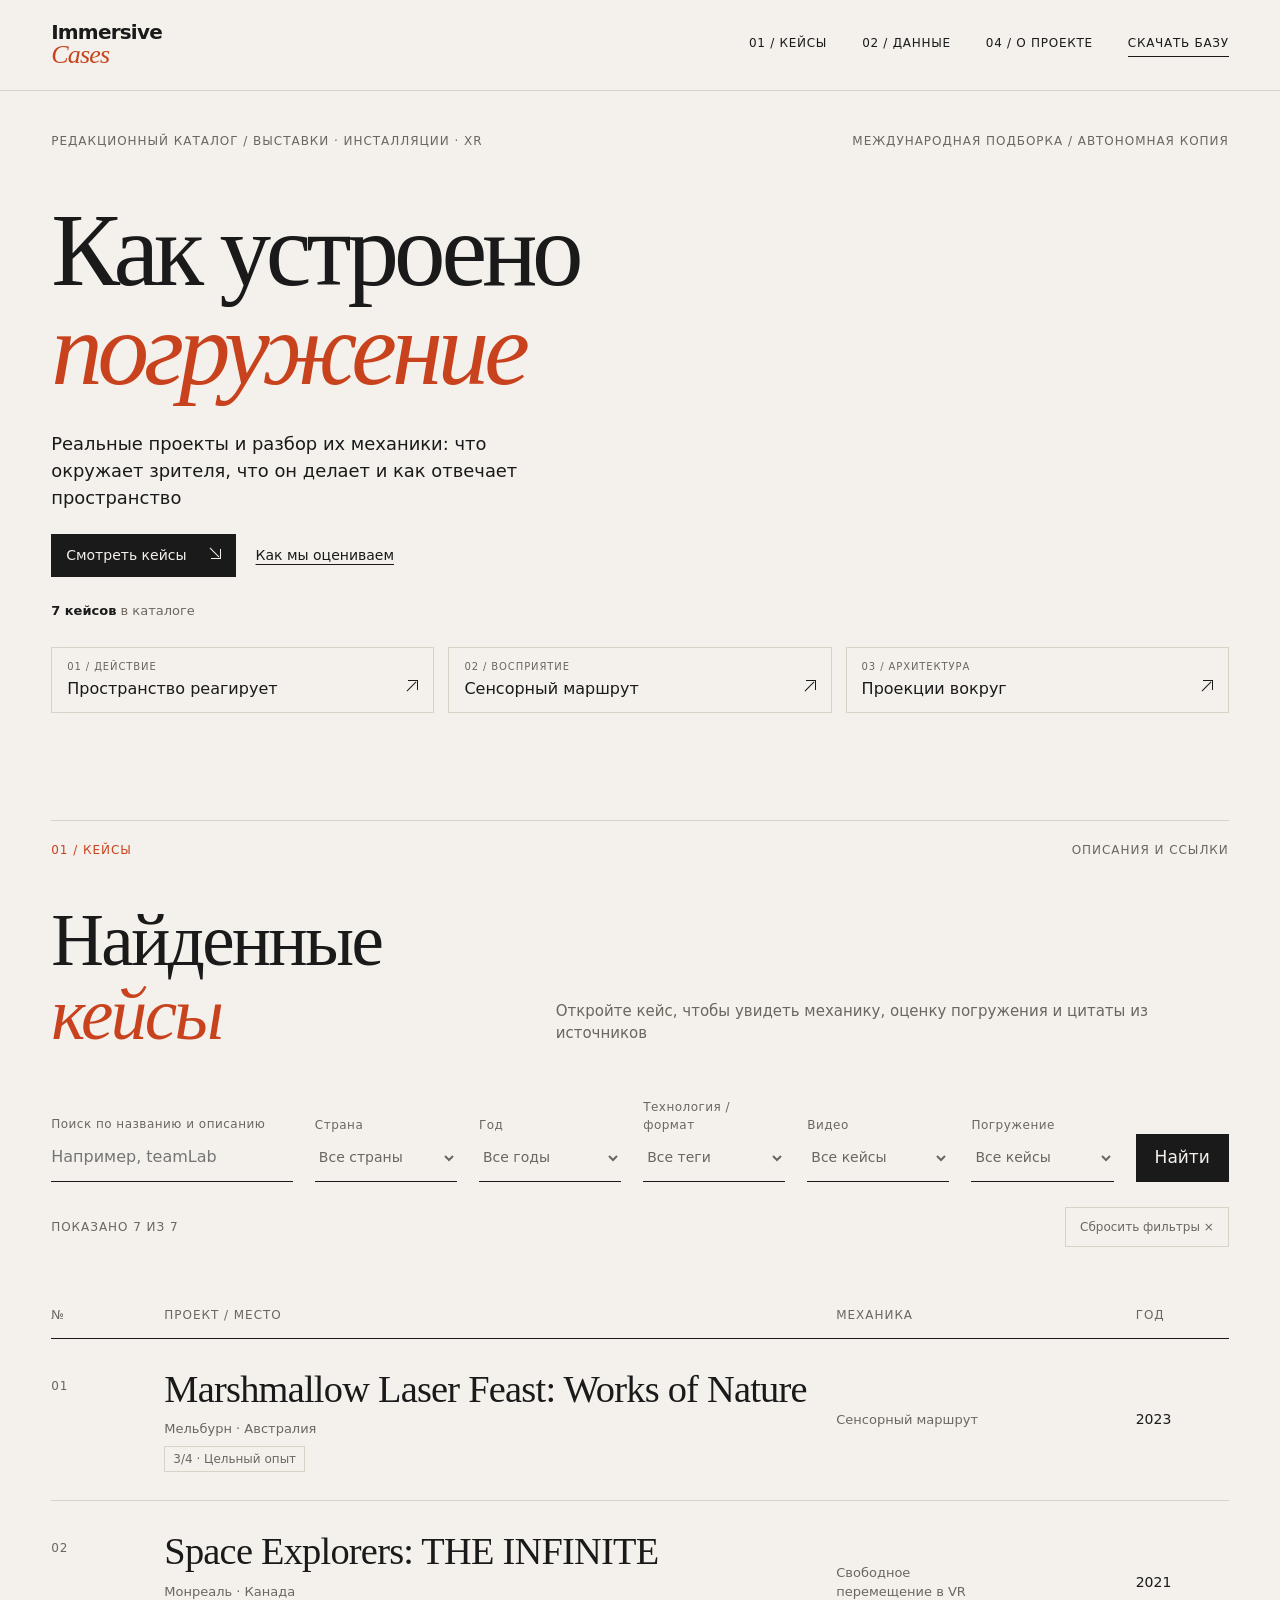
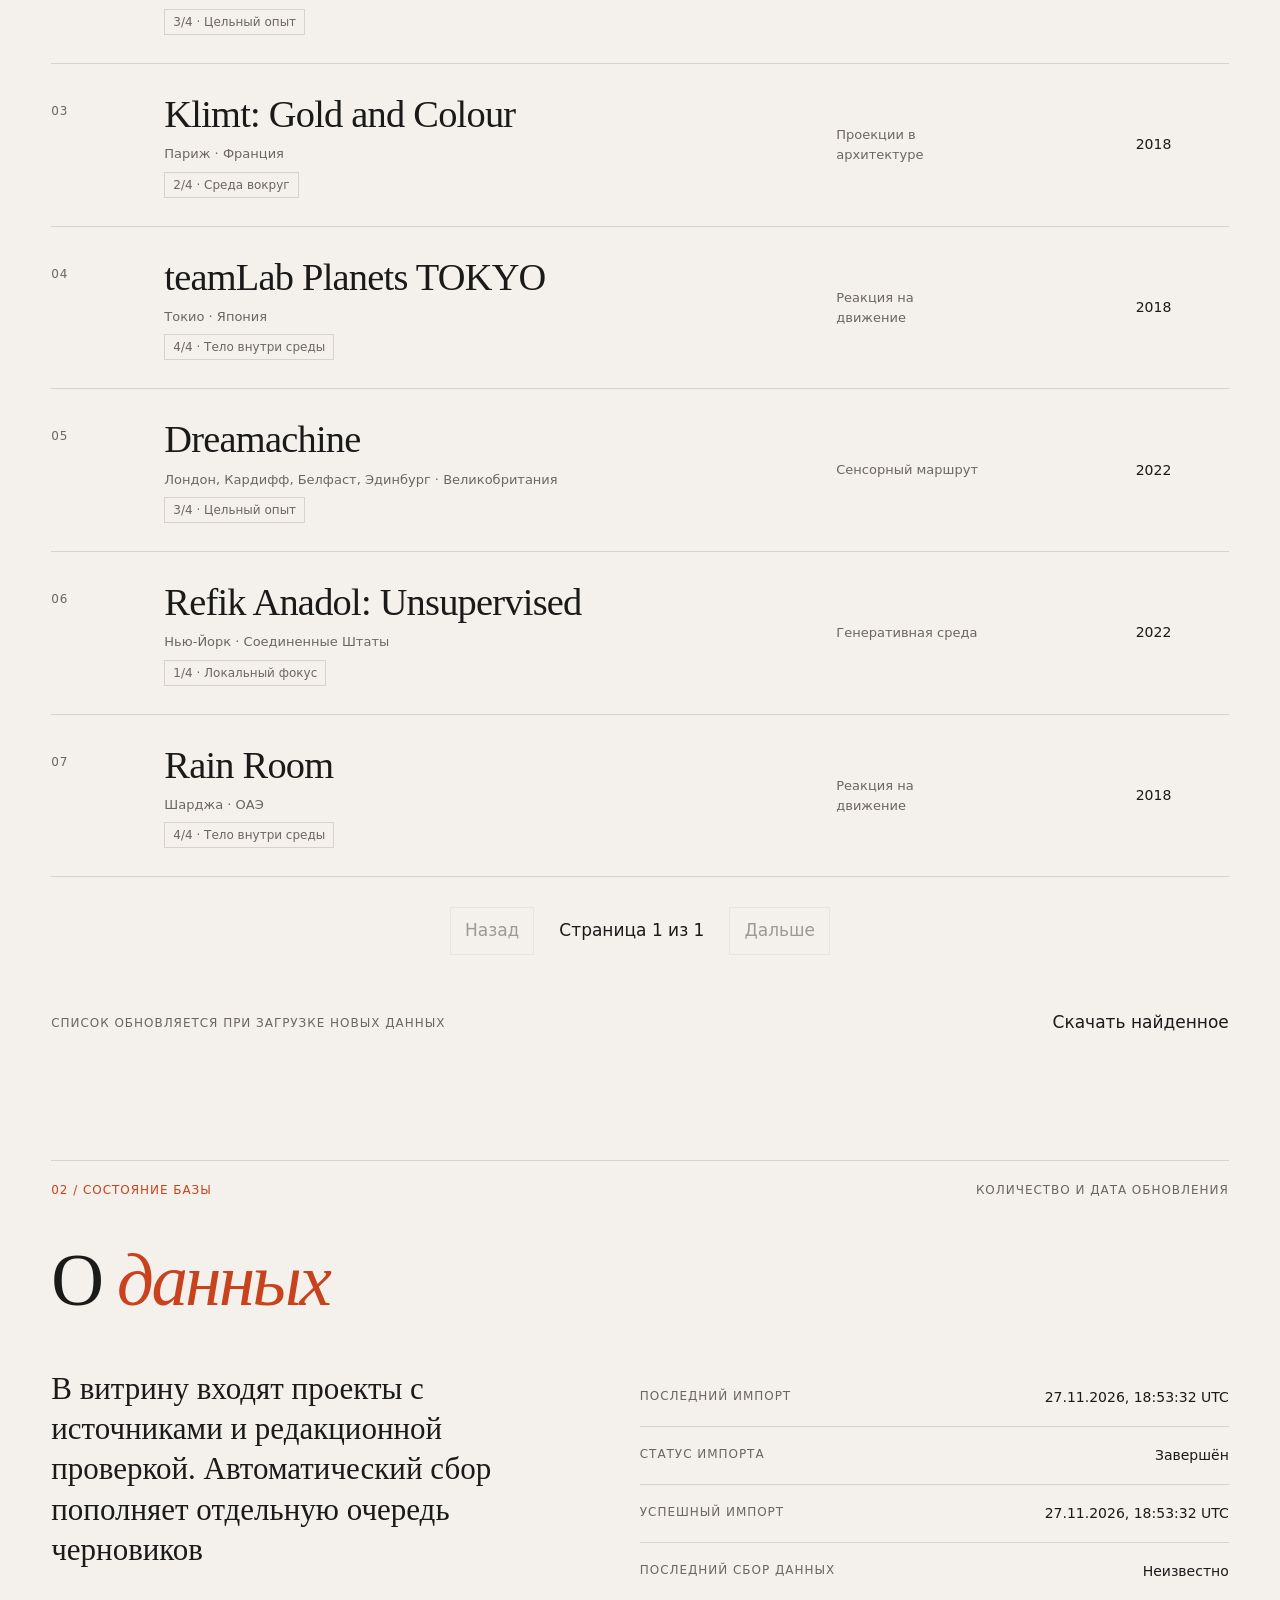
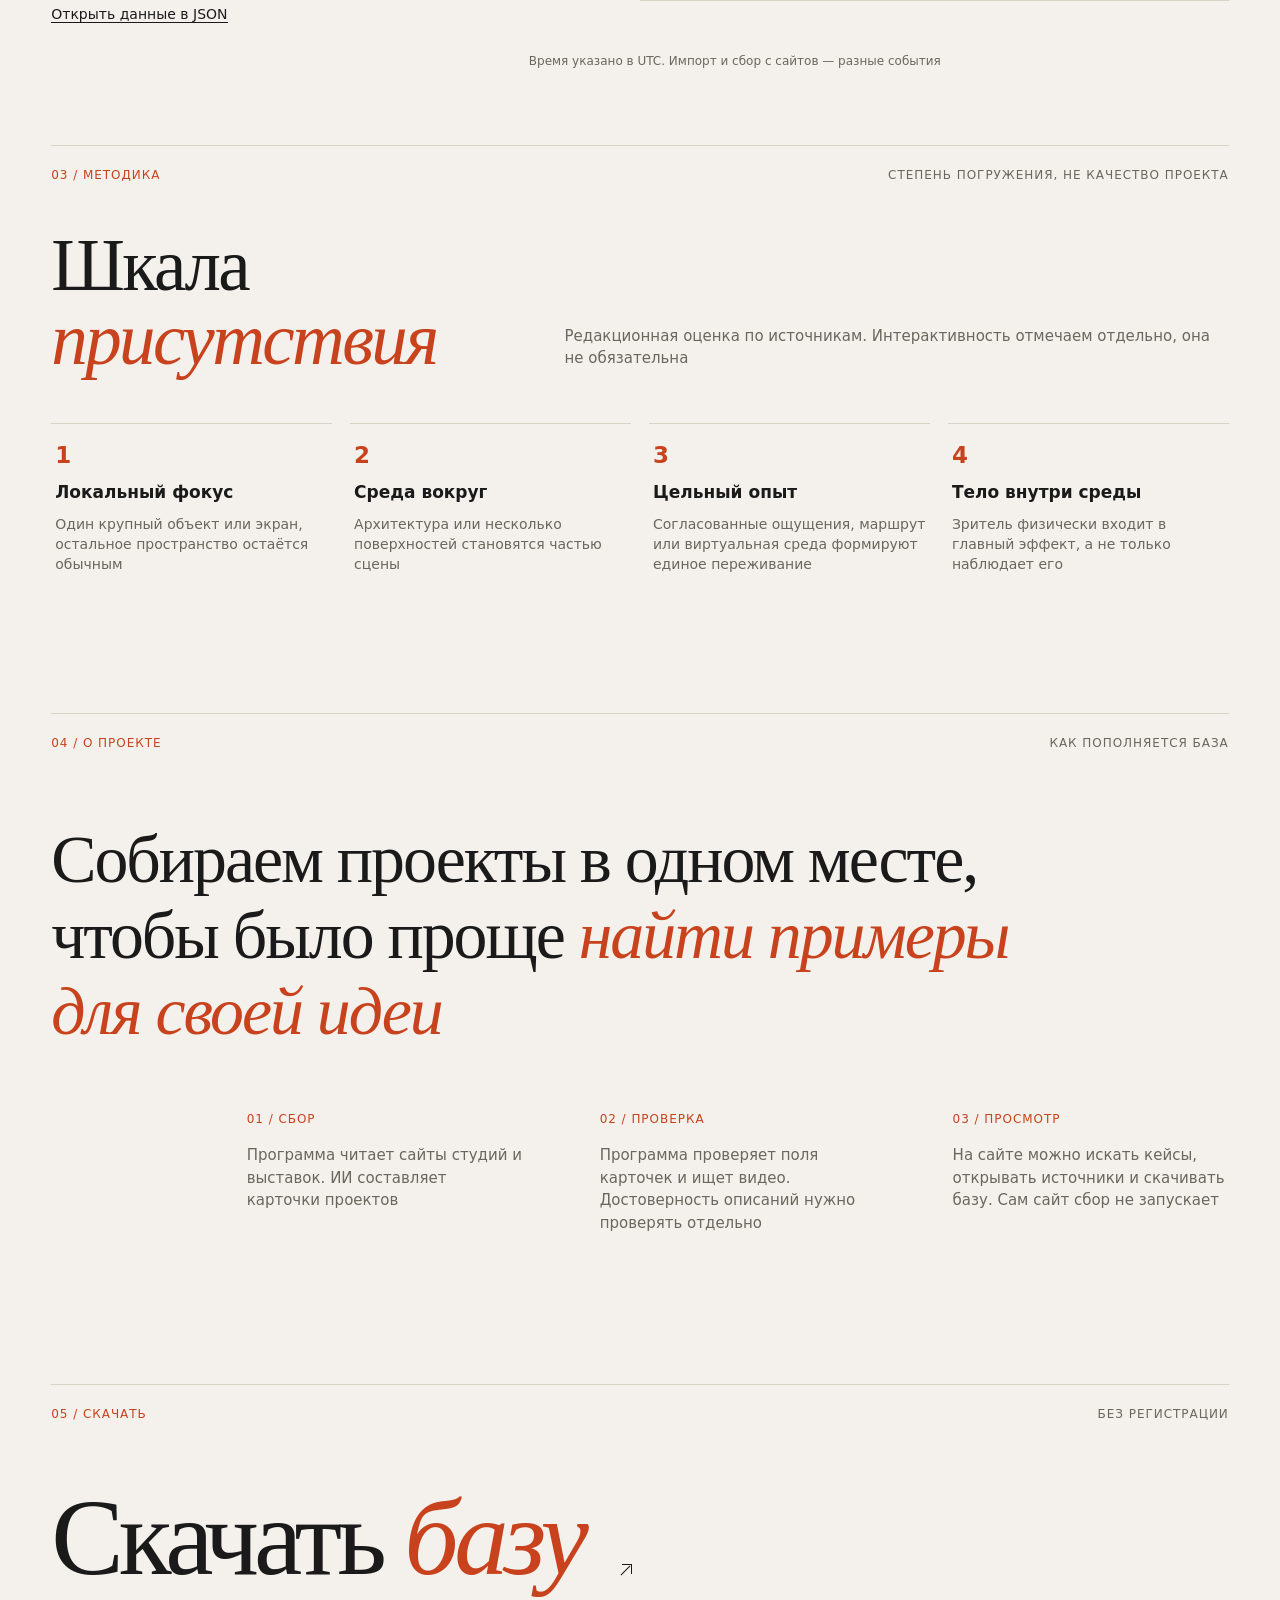
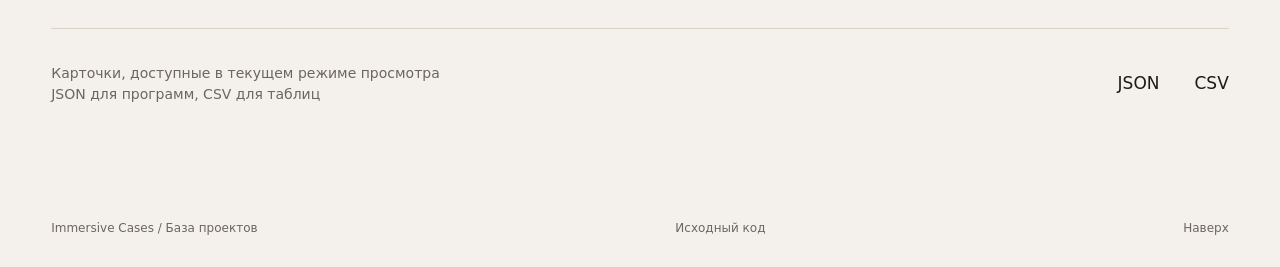
<file: immersive-showcase/index.html>
<!doctype html>
<html lang="ru">
<head>
  <meta charset="utf-8"><meta name="viewport" content="width=device-width, initial-scale=1">
  <title>Immersive Cases — база иммерсивных проектов</title>
  <meta name="description" content="База иммерсивных выставок и инсталляций. Описания, ссылки на источники и скачивание в JSON и CSV.">
  <link rel="preconnect" href="https://fonts.gstatic.com" crossorigin>
  
  <style>/* Palette and editorial grid */
:root{--paper:#F4F1EC;--ink:#1A1A1A;--accent:#C8431D;--line:#D9D3C7;--muted:#6B665E;--serif:'Instrument Serif',Georgia,'Times New Roman',serif;--sans:'Inter Tight',system-ui,sans-serif}*{box-sizing:border-box}html{scroll-behavior:smooth;scroll-padding-top:110px}body{margin:0;background:var(--paper);color:var(--ink);font-family:var(--sans);font-size:17px;line-height:1.5}a{color:inherit;text-decoration:none}a:hover{color:var(--accent)}button,input,select{font:inherit;color:inherit}button,a,summary{touch-action:manipulation}button{cursor:pointer}a:focus-visible,button:focus-visible,input:focus-visible,select:focus-visible,summary:focus-visible{outline:2px solid var(--accent);outline-offset:5px}::selection{background:var(--line)}.wrap{width:92%;max-width:1600px;margin:0 auto}.caption,.eyebrow,.section-label,dt,.table-heading{font-size:12px;text-transform:uppercase;letter-spacing:.08em}.accent,em{color:var(--accent)}.muted,.footnote{color:var(--muted)}.skip{position:fixed;top:-100px;left:20px;background:var(--paper);padding:12px;z-index:30}.skip:focus{top:10px}
/* Header */
.header{position:fixed;top:0;left:0;width:100%;padding:22px 4vw;background:var(--paper);border-bottom:1px solid var(--line);display:flex;align-items:center;justify-content:space-between;z-index:10;transition:transform .3s}.header.hidden{transform:translateY(-110%)}.wordmark{font-size:20px;line-height:1;letter-spacing:-.04em;font-weight:600}.wordmark em{font-family:var(--serif);font-weight:400;font-size:26px}.header nav{display:flex;gap:35px;font-size:12px;letter-spacing:.06em;text-transform:uppercase}.nav-download{border-bottom:1px solid var(--ink);padding-bottom:4px}.menu-toggle{display:none}
/* Hero */
.hero{padding-top:150px;padding-bottom:90px}.eyebrow{display:flex;justify-content:space-between;color:var(--muted)}h1{font-family:var(--serif);font-weight:400;font-size:clamp(64px,11vw,176px);line-height:.94;letter-spacing:-.045em;margin:65px 0 50px;max-width:1300px}h1 em{padding-left:8vw;font-weight:400}.hero-bottom{display:grid;grid-template-columns:6fr 5fr 1fr;align-items:end}.hero-bottom>p{margin:0;max-width:390px}.hero-index{display:flex;align-items:center;gap:28px}.big-number{font-family:var(--serif);font-size:100px;line-height:1;letter-spacing:-.05em}.hero-index .caption{color:var(--muted)}.down{font-size:44px;justify-self:end}.section-label{border-top:1px solid var(--line);padding-top:20px;display:flex;justify-content:space-between;color:var(--muted)}.section-label>span:first-child{color:var(--accent)}section:not(.hero){margin-top:75px;scroll-margin-top:110px}.section-heading{display:flex;justify-content:space-between;align-items:end;margin:45px 0}h2{font-family:var(--serif);font-size:clamp(42px,5.7vw,88px);font-weight:400;line-height:1.02;letter-spacing:-.035em;margin:0}.section-heading p{color:var(--muted);font-size:15px;margin:0 0 8px}
/* Filters and expandable catalogue */
.filters{display:grid;grid-template-columns:5fr 3fr 3fr 1fr;gap:22px;align-items:end;margin:45px 0 25px}.filters label{font-size:12px;color:var(--muted);letter-spacing:.04em}input,select{width:100%;background:none;border:0;border-bottom:1px solid var(--ink);border-radius:0;padding:12px 0;font-size:16px;min-height:48px}select option{background:var(--paper)}.filters button{background:var(--ink);color:var(--paper);border:1px solid var(--ink);height:48px;padding:0 18px;white-space:nowrap}.filters button:hover{background:var(--accent);border-color:var(--accent)}.results{display:flex;justify-content:space-between;color:var(--muted);margin:24px 0 45px;gap:15px}.table-heading,.case summary{display:grid;grid-template-columns:1fr 7fr 3fr 1fr;gap:20px;align-items:center}.table-heading{padding:14px 0;color:var(--muted);border-bottom:1px solid var(--ink)}.case{border-bottom:1px solid var(--line)}.case summary{list-style:none;cursor:pointer;padding:28px 0}.case summary::-webkit-details-marker{display:none}.case-number{color:var(--muted);align-self:start;padding-top:10px}.case-title{display:block;font-family:var(--serif);font-size:clamp(27px,3vw,46px);line-height:1.15;letter-spacing:-.02em;transition:color .2s,transform .3s}.case summary:hover .case-title{transform:translateX(12px);color:var(--accent)}.case-place{display:block;font-size:13px;color:var(--muted);margin-top:8px}.case-category{font-size:13px;color:var(--muted);max-width:150px}.case-year{font-size:14px;display:flex;justify-content:space-between;gap:10px}.expand{font-size:22px}.case[open] .expand{transform:rotate(45deg)}.case-body{display:grid;grid-template-columns:7fr 4fr;gap:8%;padding:0 0 35px 8.4%}.case-description p{max-width:680px;font-size:18px}.tags{display:flex;flex-wrap:wrap;gap:8px}.tags span{border:1px solid var(--line);padding:5px 9px;font-size:12px;color:var(--muted)}.case-body aside{padding-top:8px}.case-body aside>a{display:block;margin-top:17px;text-decoration:underline;text-underline-offset:6px}.case-body aside p{font-size:13px}.case-body aside .caption{color:var(--muted)}.archive-end{display:flex;justify-content:space-between;align-items:center;padding-top:25px;gap:20px}.archive-end .caption{color:var(--muted)}.empty{padding:60px 0;border-bottom:1px solid var(--line)}.empty h3{font-family:var(--serif);font-size:42px;font-weight:400;margin:0}.empty p{color:var(--muted)}
/* Data and research method */
.data{padding-top:50px}.data-grid{display:grid;grid-template-columns:5fr 6fr;gap:8.3%;margin-top:50px}.data-note p{font-family:var(--serif);font-size:31px;line-height:1.3;margin-top:0}.data-note a{font-size:14px;border-bottom:1px solid var(--ink)}dl{margin:0}dl>div{display:flex;justify-content:space-between;gap:20px;padding:18px 0;border-bottom:1px solid var(--line)}dt{color:var(--muted)}dd{margin:0;text-align:right;font-size:14px;max-width:55%}.footnote{font-size:12px;max-width:700px;margin:25px 0 0 auto}.about{padding-top:50px}.statement{font-family:var(--serif);font-size:clamp(35px,5.3vw,82px);line-height:1.12;letter-spacing:-.03em;max-width:1250px;margin:70px 0 60px}.method{display:grid;grid-template-columns:repeat(3,1fr);gap:6vw;margin-left:16.6%}.method p{font-size:15px;color:var(--muted);margin:0}.method .caption{display:block;margin-bottom:16px}.download{padding-top:75px}.download-title{display:block;font-family:var(--serif);font-size:clamp(48px,8.5vw,130px);line-height:1.1;letter-spacing:-.045em;padding:55px 0 30px;border-bottom:1px solid var(--line)}.download-title span{display:inline-block;margin-left:3vw;font-size:.7em;transition:transform .3s}.download-title:hover span{transform:translate(6px,-6px)}.download-bottom{display:flex;gap:35px;align-items:center;padding-top:20px}.download-bottom p{margin-right:auto;color:var(--muted);font-size:14px}footer{display:flex;gap:30px;justify-content:space-between;padding:100px 0 30px;font-size:12px;color:var(--muted)}
/* Responsive and reduced motion */
@media(min-width:1400px){h1{font-size:clamp(176px,11vw,200px)}}@media(max-width:900px){.header nav{gap:20px}.eyebrow>span:last-child{display:none}.filters{grid-template-columns:2fr 1fr}.hero-bottom{grid-template-columns:6fr 5fr 1fr}.data-grid{grid-template-columns:1fr 1fr;gap:5%}.method{margin-left:0}.case-category{display:none}.table-heading,.case summary{grid-template-columns:1fr 9fr 2fr}.table-heading>span:nth-child(3){display:none}.section-heading p{max-width:210px}h1 em{padding-left:0}}
@media(max-width:600px){body{font-size:16px}.wrap{width:90%}.header{padding:16px 5%}.menu-toggle{display:flex;background:none;border:0;gap:20px;align-items:center;font-size:13px}.header nav{display:none;position:fixed;top:77px;left:0;right:0;height:calc(100dvh - 77px);background:var(--paper);padding:50px 7%;flex-direction:column;gap:35px;font-size:21px}.header nav.open{display:flex}.hero{padding-top:125px;padding-bottom:35px}.eyebrow{font-size:10px}h1{font-size:clamp(56px,14vw,84px);margin:45px 0 35px;line-height:1}h1 em{display:inline}.hero-bottom{grid-template-columns:1fr auto;gap:30px}.hero-bottom>p{font-size:15px}.hero-index{gap:14px;grid-column:1}.big-number{font-size:70px}.hero-index .caption{font-size:10px}.down{grid-column:2;grid-row:2}.section-label{font-size:10px}.section-label>span:last-child{display:none}section:not(.hero){margin-top:65px}.section-heading{display:block;margin:35px 0}.section-heading p{margin-top:20px;max-width:none}.filters{gap:20px 15px}.search{grid-column:1/-1}.filters label{min-width:0}.filters button{grid-column:1/-1}.results{font-size:10px;margin-bottom:20px}.results>span:last-child{max-width:140px;text-align:right}.table-heading,.case summary{grid-template-columns:25px 1fr 48px;gap:10px}.case summary{padding:23px 0}.case-title{font-size:29px;overflow-wrap:anywhere}.case-number{font-size:10px}.case-year{font-size:12px;align-self:start;padding-top:6px}.case-place{font-size:11px}.case-body{display:block;padding:0 0 30px 35px}.case-description p{font-size:16px}.case-body aside{margin-top:25px}.archive-end{align-items:start}.archive-end>a{font-size:13px;min-width:120px}.archive-end .caption{font-size:10px}.data,.about,.download{padding-top:0}.data-grid{display:block;margin-top:35px}.data-note{margin-bottom:35px}.data-note p{font-size:26px}dt{font-size:10px}dd{font-size:12px}.statement{margin:40px 0;font-size:37px}.method{grid-template-columns:1fr;gap:30px}.download-title{font-size:49px;padding:35px 0}.download-bottom{flex-wrap:wrap;gap:20px}.download-bottom p{width:100%;margin:0}footer{flex-wrap:wrap;padding-top:70px;gap:18px}footer span{width:100%}}
@media(prefers-reduced-motion:reduce){html{scroll-behavior:auto}*,*::before,*::after{animation:none!important;transition:none!important}.case summary:hover .case-title{transform:none}.header.hidden{transform:none}}
/* API-driven catalogue additions */
.filters{grid-template-columns:2fr 1fr 1fr 1.3fr 1fr auto}.pagination{display:flex;justify-content:center;align-items:center;gap:25px;margin:30px 0}.pagination button,.text-button,.case-body button{background:transparent;border:1px solid var(--line);padding:10px 14px}.pagination button:disabled{opacity:.4;cursor:default}.preview-note{margin-top:110px;padding:14px 0;border-bottom:1px solid var(--accent);color:var(--accent)}.preview-note:not([hidden])+.hero{padding-top:40px}blockquote{border-left:1px solid var(--line);margin:16px 0;padding-left:20px;color:var(--muted)}.case-body a{overflow-wrap:anywhere}.case-description h3{font-size:18px;font-weight:500}.case-body .muted{font-size:14px}.results{gap:15px;align-items:center}.text-button{font-size:12px}[hidden]{display:none!important}@media(max-width:1000px){.filters{grid-template-columns:repeat(3,minmax(0,1fr))}.filters .search{grid-column:1/-1}}@media(max-width:600px){.filters{grid-template-columns:repeat(2,minmax(0,1fr))}.pagination{gap:10px;font-size:12px}.preview-note{margin-top:95px;font-size:13px}}

.immersion-panel{margin-top:24px;border-top:1px solid var(--line);padding-top:12px}.immersion-panel h4,.case-description h4{margin:16px 0 4px;font-size:14px}.immersion-badge{display:inline-block;margin-top:8px;padding:3px 8px;border:1px solid var(--line);font-size:12px;color:var(--muted)}
@media(min-width:1000px){.filters{grid-template-columns:1.7fr repeat(5,minmax(0,1fr)) auto}.filters label{min-width:0}.filters select{font-size:14px}}

/* Editorial showcase: original diagram, no event photography or autoplay. */
.front{padding-top:132px;padding-bottom:32px}
.front-grid{display:grid;grid-template-columns:1.05fr .95fr;gap:clamp(28px,6vw,104px);align-items:center;margin-top:clamp(25px,4vw,62px)}
.front h1{font-size:clamp(65px,8.05vw,132px);margin:0;letter-spacing:-.05em;line-height:.96}
.front h1 em{padding:0;letter-spacing:-.05em;font-weight:500}
.front-copy>p{max-width:490px;font-size:clamp(16px,1.4vw,22px);margin:32px 0 22px}
.front-links{display:flex;flex-wrap:wrap;gap:14px 20px;align-items:center;font-size:14px}
.front-links>a:last-child{text-decoration:underline;text-underline-offset:4px}
.button-dark{display:inline-flex;gap:24px;padding:11px 15px;background:var(--ink);color:var(--paper)}
.button-dark:hover{background:var(--accent)}
.front-copy .front-count{font-size:13px;color:var(--muted);margin:24px 0 0}
.front-count strong{color:var(--ink)}
.featured{margin:0;min-width:0}
.rain-art{height:clamp(300px,35vw,505px);overflow:hidden;position:relative;isolation:isolate;background:radial-gradient(ellipse at 58% 29%,#112e32 0,#101b1e 44%,#080e11 82%);}
.rain-art::before{content:"";position:absolute;inset:-4% -9% 11%;background:repeating-linear-gradient(93deg,transparent 0 8px,#9cfbe034 9px 10px,transparent 11px 13px),repeating-linear-gradient(88deg,transparent 0 19px,#bcfee64d 20px 21px,transparent 22px 27px);mask-image:radial-gradient(ellipse at 55% 38%,transparent 0 22%,#000 58%,transparent 93%);transform:perspective(440px) rotateX(-7deg)}
.rain-art::after{content:"";position:absolute;inset:0;background:radial-gradient(ellipse at 53% 9%,#dcffec8c,transparent 39%),linear-gradient(0deg,#081012 5%,transparent 31%);mix-blend-mode:screen;}
.rain-art span:nth-child(1){position:absolute;left:18%;right:16%;bottom:8%;height:25%;border-radius:50%;background:repeating-radial-gradient(ellipse at 56% 54%,transparent 0 14px,#a3d9c454 15px 16px,transparent 18px 22px);mask-image:radial-gradient(ellipse,#000 17%,transparent 82%)}
.rain-art span:nth-child(2){position:absolute;left:51%;top:33%;width:9%;height:56%;transform:translateX(-50%);background:#080b0c;clip-path:polygon(34% 1%,58% 0,71% 5%,70% 14%,61% 20%,78% 26%,91% 49%,84% 57%,70% 40%,69% 58%,83% 95%,61% 100%,48% 66%,37% 99%,18% 99%,29% 59%,30% 43%,14% 63%,0% 58%,16% 37%,24% 25%,42% 20%,33% 15%)}
.rain-art span:nth-child(3){position:absolute;inset:5% 9%;border:1px solid #a9dcba27;pointer-events:none}
.featured figcaption{display:flex;justify-content:space-between;gap:14px;align-items:flex-start;margin-top:9px;font-size:12px;color:var(--muted)}
.featured a{color:var(--ink);text-decoration:underline;text-underline-offset:4px;text-align:right}
.routes{display:grid;grid-template-columns:repeat(3,1fr);gap:14px;margin-top:27px}
.routes button{text-align:left;position:relative;border:1px solid var(--line);background:transparent;padding:12px 34px 12px 15px;color:var(--ink);font-size:16px;line-height:1.3}
.routes button span{display:block;font-size:10px;letter-spacing:.09em;color:var(--muted);margin-bottom:6px}
.routes button i{position:absolute;right:15px;top:50%;font-size:17px;font-style:normal}
.routes button:hover:not(:disabled){border-color:var(--accent);color:var(--accent)}
.routes button:disabled{opacity:.55;cursor:default}
.level{display:flex;gap:10px 14px;flex-wrap:wrap;align-items:center;padding:13px 15px;margin:15px 0;border:1px solid var(--line)}
.level strong{font-size:20px;font-variant-numeric:tabular-nums}.level a{font-size:13px;text-decoration:underline;text-underline-offset:4px}
.rating-guide ol{display:grid;grid-template-columns:repeat(4,1fr);gap:18px;padding:0;list-style:none}
.rating-guide li{border-top:1px solid var(--line);padding:14px 4px;font-weight:600;font-size:17px}
.rating-guide li b{font-size:23px;display:block;margin-bottom:8px;color:var(--accent)}
.rating-guide li span{display:block;font-weight:400;margin-top:8px;color:var(--muted);font-size:14px;line-height:1.45}
.case{scroll-margin-top:100px}
@media(max-width:1000px){.front h1{font-size:clamp(48px,8.9vw,105px)}}
@media(max-width:700px){.front-grid{grid-template-columns:1fr;gap:23px}.front{padding-top:106px}.front h1{font-size:clamp(49px,10.6vw,76px)}.front-copy>p{margin:21px 0 14px}.front-copy .front-count{margin:14px 0 0}.rain-art{height:clamp(220px,59vw,335px)}.rating-guide ol{grid-template-columns:repeat(2,1fr)}}
@media(max-width:480px){.routes{grid-template-columns:1fr;gap:8px}.routes button{padding-top:9px;padding-bottom:9px}.featured figcaption{font-size:11px}}
@media(prefers-reduced-motion:reduce){*,*::before,*::after{scroll-behavior:auto!important;transition:none!important}}

.css-arrow{display:inline-block;width:10px;height:10px;border-top:1px solid currentColor;border-right:1px solid currentColor;position:relative}.css-arrow::before{content:"";position:absolute;right:-1px;top:5px;width:13px;border-top:1px solid currentColor;transform:rotate(-45deg)}.css-arrow.down-right{transform:rotate(90deg);margin:4px 0 1px}.routes button i.css-arrow{width:10px;height:10px}.case-description blockquote{margin:9px 0 2px}.immersion-panel a,.case-description>a{font-size:13px;text-decoration:underline;text-underline-offset:3px}.immersion-panel h4+ p,.case-description h4+ p{margin:6px 0 0}
</style>
  
<style>.hero .front-grid{display:block}.hero .front-copy{max-width:64rem}</style></head>
<body>
<a class="skip" href="#archive">Перейти к кейсам</a>
<header class="header"><a class="wordmark" href="#title">Immersive<br><em>Cases</em></a>
  <button class="menu-toggle" aria-expanded="false" aria-controls="navigation">Меню <span>+</span></button>
  <nav id="navigation" aria-label="Основная навигация"><a href="#archive">01 / Кейсы</a><a href="#data">02 / Данные</a><a href="#about">04 / О проекте</a><a class="nav-download" href="/api/export?format=json">Скачать базу</a></nav>
</header>
<main><p class="wrap preview-note" id="preview-note" hidden>Локальный просмотр черновиков. Данные и ссылки ещё не проверены</p><noscript><p class="wrap">Для просмотра каталога включите JavaScript <a href="/api/events">Открыть данные JSON</a></p></noscript>
  <section class="hero wrap front" aria-labelledby="title">
    <div class="eyebrow"><span>Редакционный каталог / Выставки · Инсталляции · XR</span><span>Международная подборка / Автономная копия</span></div>
    <div class="front-grid">
      <div class="front-copy"><h1 id="title">Как устроено<br><em>погружение</em></h1>
      <p>Реальные проекты и разбор их механики: что окружает зрителя, что он делает и как отвечает пространство</p>
      <div class="front-links"><a class="button-dark" href="#archive">Смотреть кейсы <span class="css-arrow down-right" aria-hidden="true"></span></a><a href="#rating">Как мы оцениваем</a></div>
      <p class="front-count"><strong id="total">…</strong> <span>в каталоге</span></p></div>
      
    </div>
    <div class="routes" aria-label="Выбрать механику">
      <button type="button" data-tag="motion_response" disabled><span>01 / ДЕЙСТВИЕ</span>Пространство реагирует <i class="css-arrow" aria-hidden="true"></i></button>
      <button type="button" data-tag="sensory_journey" disabled><span>02 / ВОСПРИЯТИЕ</span>Сенсорный маршрут <i class="css-arrow" aria-hidden="true"></i></button>
      <button type="button" data-tag="surround_projection" disabled><span>03 / АРХИТЕКТУРА</span>Проекции вокруг <i class="css-arrow" aria-hidden="true"></i></button>
    </div>
  </section>

  <section class="archive wrap" id="archive" aria-labelledby="archive-title">
    <div class="section-label"><span>01 / Кейсы</span><span>Описания и ссылки</span></div>
    <div class="section-heading"><h2 id="archive-title">Найденные <em>кейсы</em></h2><p>Откройте кейс, чтобы увидеть механику, оценку погружения и цитаты из источников</p></div>
    <form class="filters" id="filters" role="search">
      <label class="search">Поиск по названию и описанию<input name="q" placeholder="Например, teamLab" type="search" maxlength="200"></label>
      <label>Страна<select name="country"><option value="">Все страны</option></select></label>
      <label>Год<select name="year"><option value="">Все годы</option></select></label>
      <label>Технология / формат<select name="tag"><option value="">Все теги</option></select></label>
      <label>Видео<select name="has_video"><option value="">Все кейсы</option><option value="true">С видео</option><option value="false">Без видео</option></select></label>
      <label>Погружение<select name="has_mechanism"><option value="">Все кейсы</option><option value="true">Механизм с цитатой</option><option value="false">Без цитаты</option></select></label>
      <button type="submit">Найти</button>
    </form>
    <div class="results caption"><span id="results" role="status" aria-live="polite">Загрузка…</span><button class="text-button" id="reset" type="button">Сбросить фильтры ×</button></div>
    <div class="table-heading caption"><span>№</span><span>Проект / место</span><span>Механика</span><span>Год</span></div>
    <div id="case-list" aria-busy="true"></div>
    <div class="pagination"><button id="prev" type="button" disabled>Назад</button><span id="page-label"></span><button id="next" type="button" disabled>Дальше</button></div>
    <div class="archive-end"><span class="caption">Список обновляется при загрузке новых данных</span><a href="/api/export?format=json" id="filtered-download">Скачать найденное</a></div>
  </section>

  <section class="data wrap" id="data" aria-labelledby="data-title">
    <div class="section-label"><span>02 / Состояние базы</span><span>Количество и дата обновления</span></div>
    <div class="section-heading"><h2 id="data-title">О <em>данных</em></h2></div>
    <div class="data-grid"><div class="data-note"><p>В витрину входят проекты с источниками и редакционной проверкой. Автоматический сбор пополняет отдельную очередь черновиков</p><a href="/api/events">Открыть данные в JSON</a></div>
      <dl><div><dt>Последний импорт</dt><dd id="last-import">Загрузка…</dd></div><div><dt>Статус импорта</dt><dd id="import-status">…</dd></div><div><dt>Успешный импорт</dt><dd id="last-success">…</dd></div><div><dt>Последний сбор данных</dt><dd id="last-collection">Неизвестно</dd></div></dl></div>
    <p class="footnote">Время указано в UTC. Импорт и сбор с сайтов — разные события</p>
  </section>

  <section class="wrap rating-guide" id="rating" aria-labelledby="rating-title">
    <div class="section-label"><span>03 / Методика</span><span>Степень погружения, не качество проекта</span></div>
    <div class="section-heading"><h2 id="rating-title">Шкала <em>присутствия</em></h2><p>Редакционная оценка по источникам. Интерактивность отмечаем отдельно, она не обязательна</p></div>
    <ol><li><b>1</b>Локальный фокус<span>Один крупный объект или экран, остальное пространство остаётся обычным</span></li><li><b>2</b>Среда вокруг<span>Архитектура или несколько поверхностей становятся частью сцены</span></li><li><b>3</b>Цельный опыт<span>Согласованные ощущения, маршрут или виртуальная среда формируют единое переживание</span></li><li><b>4</b>Тело внутри среды<span>Зритель физически входит в главный эффект, а не только наблюдает его</span></li></ol>
  </section>
  <section class="about wrap" id="about"><div class="section-label"><span>04 / О проекте</span><span>Как пополняется база</span></div><p class="statement">Собираем проекты в одном месте,<br>чтобы было проще <em>найти примеры<br>для своей идеи</em></p><div class="method"><p><span class="caption accent">01 / Сбор</span>Программа читает сайты студий и выставок. ИИ составляет карточки проектов</p><p><span class="caption accent">02 / Проверка</span>Программа проверяет поля карточек и ищет видео. Достоверность описаний нужно проверять отдельно</p><p><span class="caption accent">03 / Просмотр</span>На сайте можно искать кейсы, открывать источники и скачивать базу. Сам сайт сбор не запускает</p></div></section>

  <section class="download wrap" id="download"><div class="section-label"><span>05 / Скачать</span><span>Без регистрации</span></div><a class="download-title" href="/api/export?format=json">Скачать <em>базу</em><span class="css-arrow" aria-hidden="true"></span></a><div class="download-bottom"><p>Карточки, доступные в текущем режиме просмотра<br>JSON для программ, CSV для таблиц</p><a href="/api/export?format=json">JSON</a><a href="/api/export?format=csv">CSV</a></div></section>
</main>
<footer class="wrap"><span>Immersive Cases / База проектов</span><a href="https://github.com/Foutx/immersive-cases" target="_blank" rel="noopener noreferrer">Исходный код</a><a href="#title">Наверх</a></footer>
<script type="application/json" id="editorial-snapshot">{"rows": [{"id": "1cef3bf0-669f-410f-addb-648f9b5a5bc4", "title": "Marshmallow Laser Feast: Works of Nature", "description": "Выставка ACMI соединяла экранные работы и направленную медитацию. Переход между произведениями строился вокруг дыхания: от движения кислорода в теле до связей человека с растениями.", "country_code": "AU", "city": "Мельбурн", "reported_year": 2023, "start_date": "2023-11-23", "end_date": "2024-04-14", "format_text": "sensory_journey", "category": "Museums & Cultural Exhibitions", "moderation_status": "published", "occurrence": "completed", "score": 75.0, "score_method": "editorial_immersion_v1", "has_video": 0, "has_mechanism": 1}, {"id": "4cdebe81-f657-45aa-aee6-0722ff88680b", "title": "Space Explorers: THE INFINITE", "description": "На премьере в Монреале посетители исследовали модель Международной космической станции в VR. В экспозицию встроили 360-градусные стереоскопические кадры, снятые на МКС.", "country_code": "CA", "city": "Монреаль", "reported_year": 2021, "start_date": "2021-07-21", "end_date": "2021-11-07", "format_text": "free_roam_xr", "category": "Museums & Cultural Exhibitions", "moderation_status": "published", "occurrence": "completed", "score": 75.0, "score_method": "editorial_immersion_v1", "has_video": 0, "has_mechanism": 1}, {"id": "7f249aa4-edc6-40e0-bf7a-9012652c47ec", "title": "Klimt: Gold and Colour", "description": "Выставка открыла парижский Atelier des Lumières в бывшем литейном цехе. Масштабные проекции превращали стены цеха в часть изображения. Управление со стороны зрителя не подтверждено.", "country_code": "FR", "city": "Париж", "reported_year": 2018, "start_date": "2018-04-13", "end_date": "2019-01-06", "format_text": "surround_projection", "category": "Museums & Cultural Exhibitions", "moderation_status": "published", "occurrence": "completed", "score": 50.0, "score_method": "editorial_immersion_v1", "has_video": 0, "has_mechanism": 1}, {"id": "4c0d7adb-c81f-4f1f-903b-1e74029457d0", "title": "teamLab Planets TOKYO", "description": "В водной зоне посетители идут босиком через зал. Реальная вода и цифровые карпы делят одно пространство: появление человека меняет изображение.", "country_code": "JP", "city": "Токио", "reported_year": 2018, "start_date": "2018-07-07", "end_date": null, "format_text": "motion_response", "category": "Museums & Cultural Exhibitions", "moderation_status": "published", "occurrence": "unknown", "score": 100.0, "score_method": "editorial_immersion_v1", "has_video": 0, "has_mechanism": 1}, {"id": "b75c05ce-9383-4066-828d-fa95d09ca35b", "title": "Dreamachine", "description": "На показах тура 2022 года зрители закрывали глаза. Ритмический белый свет и пространственный звук создавали внутренние, а не проецируемые на экран образы.", "country_code": "GB", "city": "Лондон, Кардифф, Белфаст, Эдинбург", "reported_year": 2022, "start_date": "2022-05-10", "end_date": "2022-09-25", "format_text": "sensory_journey", "category": "Museums & Cultural Exhibitions", "moderation_status": "published", "occurrence": "completed", "score": 75.0, "score_method": "editorial_immersion_v1", "has_video": 0, "has_mechanism": 1}, {"id": "e8b663b5-4862-4de0-93bd-bc3a4ad6e11f", "title": "Refik Anadol: Unsupervised", "description": "В вестибюле MoMA генеративная работа меняла изображение и звук. В неё поступали сигналы среды, в том числе изменения движения, освещения и акустики. Это не означает, что каждый зритель мог управлять картиной.", "country_code": "US", "city": "Нью-Йорк", "reported_year": 2022, "start_date": "2022-11-19", "end_date": "2023-10-29", "format_text": "generative_installation", "category": "Museums & Cultural Exhibitions", "moderation_status": "published", "occurrence": "completed", "score": 25.0, "score_method": "editorial_immersion_v1", "has_video": 0, "has_mechanism": 1}, {"id": "6bfe79be-29cb-4d42-8669-26e23c454f16", "title": "Rain Room", "description": "Посетитель входит в тёмный зал с настоящим дождём. Камеры отслеживают людей, и струи отключаются над ними: маршрут через ливень создаётся собственным движением.", "country_code": "AE", "city": "Шарджа", "reported_year": 2018, "start_date": null, "end_date": null, "format_text": "motion_response", "category": "Museums & Cultural Exhibitions", "moderation_status": "published", "occurrence": "unknown", "score": 100.0, "score_method": "editorial_immersion_v1", "has_video": 0, "has_mechanism": 1}], "details": {"1cef3bf0-669f-410f-addb-648f9b5a5bc4": {"id": "1cef3bf0-669f-410f-addb-648f9b5a5bc4", "title": "Marshmallow Laser Feast: Works of Nature", "description": "Выставка ACMI соединяла экранные работы и направленную медитацию. Переход между произведениями строился вокруг дыхания: от движения кислорода в теле до связей человека с растениями.", "source_url": "https://www.acmi.net.au/whats-on/marshmallow-laser-feast-works-of-nature/", "start_date": "2023-11-23", "end_date": "2024-04-14", "reported_year": 2023, "country_code": "AU", "city": "Мельбурн", "venue": "ACMI", "location_text": null, "client_name": null, "format_text": "sensory_journey", "category": "Museums & Cultural Exhibitions", "occurrence": "completed", "score": 75.0, "score_method": "editorial_immersion_v1", "moderation_status": "published", "reviewed_at": "2026-11-27T18:52:14.000000Z", "created_at": "2026-11-27T18:53:32.641Z", "updated_at": "2026-11-27T18:53:32.641Z", "proofs": [{"id": 8, "url": "https://www.acmi.net.au/whats-on/marshmallow-laser-feast-works-of-nature/", "kind": "official", "title": "ACMI · архив выставки", "checked_at": null, "http_status": null, "relevance": "unreviewed", "reviewed_at": null}, {"id": 9, "url": "https://labs.acmi.net.au/onboarding-visitors-into-immersive-exhibitions-251ec53cbe77", "kind": "official", "title": "ACMI Labs · разбор маршрута", "checked_at": null, "http_status": null, "relevance": "unreviewed", "reviewed_at": null}], "tags": [{"kind": "format", "slug": "sensory_journey", "label": "Сенсорный маршрут"}], "parties": [{"role": "studio", "name": "Marshmallow Laser Feast"}], "claims": [{"id": 15, "field": "occurred", "value": "Архив отмечает, что показ завершён", "evidence": [{"url": "https://www.acmi.net.au/whats-on/marshmallow-laser-feast-works-of-nature/", "quote": "This event has ended and tickets are no longer available."}]}, {"id": 16, "field": "immersion_mechanism", "value": "Экранные работы и медитация связывают маршрут общей темой дыхания.", "evidence": [{"url": "https://www.acmi.net.au/whats-on/marshmallow-laser-feast-works-of-nature/", "quote": "Through guided meditation, large-scale screen works and interactive experiences"}]}, {"id": 17, "field": "environment", "value": "Планировка ослабляла видимость соседних работ, чтобы зритель не пробегал зал.", "evidence": [{"url": "https://labs.acmi.net.au/onboarding-visitors-into-immersive-exhibitions-251ec53cbe77", "quote": "slowing people down by reducing sight lines between works"}]}]}, "4cdebe81-f657-45aa-aee6-0722ff88680b": {"id": "4cdebe81-f657-45aa-aee6-0722ff88680b", "title": "Space Explorers: THE INFINITE", "description": "На премьере в Монреале посетители исследовали модель Международной космической станции в VR. В экспозицию встроили 360-градусные стереоскопические кадры, снятые на МКС.", "source_url": "https://theinfiniteexperience.world/montreal/about", "start_date": "2021-07-21", "end_date": "2021-11-07", "reported_year": 2021, "country_code": "CA", "city": "Монреаль", "venue": "Arsenal Contemporary Art Montréal", "location_text": null, "client_name": null, "format_text": "free_roam_xr", "category": "Museums & Cultural Exhibitions", "occurrence": "completed", "score": 75.0, "score_method": "editorial_immersion_v1", "moderation_status": "published", "reviewed_at": "2026-11-27T18:52:14.000000Z", "created_at": "2026-11-27T18:53:32.641Z", "updated_at": "2026-11-27T18:53:32.641Z", "proofs": [{"id": 10, "url": "https://theinfiniteexperience.world/montreal/about", "kind": "official", "title": "INFINITY Experiences · география показов", "checked_at": null, "http_status": null, "relevance": "unreviewed", "reviewed_at": null}, {"id": 11, "url": "https://www.canada.ca/en/economic-development-quebec-regions/blog/success-stories/felix-paul-studios-explore-the-international-space-station-in-virtual-reality.html", "kind": "article", "title": "Правительство Канады · история проекта", "checked_at": null, "http_status": null, "relevance": "unreviewed", "reviewed_at": null}, {"id": 12, "url": "https://time.com/6085479/the-infinite-vr-experience/", "kind": "article", "title": "TIME · партнёр исходной съёмки и репортаж с показа", "checked_at": null, "http_status": null, "relevance": "unreviewed", "reviewed_at": null}], "tags": [{"kind": "format", "slug": "free_roam_xr", "label": "Свободное перемещение в VR"}, {"kind": "technology", "slug": "xr", "label": null}], "parties": [{"role": "studio", "name": "Felix & Paul Studios"}, {"role": "studio", "name": "PHI Studio"}], "claims": [{"id": 18, "field": "occurred", "value": "Состоявшаяся премьера в Монреале", "evidence": [{"url": "https://theinfiniteexperience.world/montreal/about", "quote": "July 21 to November 7, 2021"}]}, {"id": 19, "field": "visitor_actions", "value": "Исследовать модель станции в масштабе пространства", "evidence": [{"url": "https://time.com/6085479/the-infinite-vr-experience/", "quote": "a giant model of the space station to wander through"}]}, {"id": 20, "field": "immersion_mechanism", "value": "VR подменяет поле зрения моделью станции и съёмкой из космоса.", "evidence": [{"url": "https://time.com/6085479/the-infinite-vr-experience/", "quote": "360-degree, 3D footage from the VR film Space Explorers"}]}]}, "7f249aa4-edc6-40e0-bf7a-9012652c47ec": {"id": "7f249aa4-edc6-40e0-bf7a-9012652c47ec", "title": "Klimt: Gold and Colour", "description": "Выставка открыла парижский Atelier des Lumières в бывшем литейном цехе. Масштабные проекции превращали стены цеха в часть изображения. Управление со стороны зрителя не подтверждено.", "source_url": "https://www.atelier-lumieres.com/en/explore/bit-history", "start_date": "2018-04-13", "end_date": "2019-01-06", "reported_year": 2018, "country_code": "FR", "city": "Париж", "venue": "Atelier des Lumières", "location_text": null, "client_name": null, "format_text": "surround_projection", "category": "Museums & Cultural Exhibitions", "occurrence": "completed", "score": 50.0, "score_method": "editorial_immersion_v1", "moderation_status": "published", "reviewed_at": "2026-11-27T18:52:14.000000Z", "created_at": "2026-11-27T18:53:32.641Z", "updated_at": "2026-11-27T18:53:32.641Z", "proofs": [{"id": 13, "url": "https://www.atelier-lumieres.com/en/explore/bit-history", "kind": "official", "title": "Atelier des Lumières · история площадки", "checked_at": null, "http_status": null, "relevance": "unreviewed", "reviewed_at": null}, {"id": 14, "url": "https://www.atelier-lumieres.com/en/resources/past-exhibitions/gustav-klimt", "kind": "official", "title": "Atelier des Lumières · архив выставки", "checked_at": null, "http_status": null, "relevance": "unreviewed", "reviewed_at": null}, {"id": 15, "url": "https://www.atelier-lumieres.com/fr/decouvrir/un-peu-dhistoire", "kind": "official", "title": "Atelier des Lumières · французская версия", "checked_at": null, "http_status": null, "relevance": "unreviewed", "reviewed_at": null}], "tags": [{"kind": "format", "slug": "surround_projection", "label": "Проекции в архитектуре"}, {"kind": "technology", "slug": "projection_mapping", "label": null}], "parties": [], "claims": [{"id": 21, "field": "occurred", "value": "Проект открыл площадку 13 апреля 2018 года", "evidence": [{"url": "https://www.atelier-lumieres.com/en/explore/bit-history", "quote": "opened to the public on April 13, 2018"}]}, {"id": 22, "field": "immersion_mechanism", "value": "Архитектура цеха служит полотном для масштабных проекций.", "evidence": [{"url": "https://www.atelier-lumieres.com/en/explore/bit-history", "quote": "projected onto the walls of the former industrial hall"}]}]}, "4c0d7adb-c81f-4f1f-903b-1e74029457d0": {"id": "4c0d7adb-c81f-4f1f-903b-1e74029457d0", "title": "teamLab Planets TOKYO", "description": "В водной зоне посетители идут босиком через зал. Реальная вода и цифровые карпы делят одно пространство: появление человека меняет изображение.", "source_url": "https://business.jnto.go.jp/en/spot/2137/", "start_date": "2018-07-07", "end_date": null, "reported_year": 2018, "country_code": "JP", "city": "Токио", "venue": "teamLab Planets TOKYO, Тоёсу", "location_text": null, "client_name": null, "format_text": "motion_response", "category": "Museums & Cultural Exhibitions", "occurrence": "unknown", "score": 100.0, "score_method": "editorial_immersion_v1", "moderation_status": "published", "reviewed_at": "2026-11-27T18:52:14.000000Z", "created_at": "2026-11-27T18:53:32.640Z", "updated_at": "2026-11-27T18:53:32.640Z", "proofs": [{"id": 2, "url": "https://business.jnto.go.jp/en/spot/2137/", "kind": "official", "title": "JNTO · teamLab Planets TOKYO", "checked_at": null, "http_status": null, "relevance": "unreviewed", "reviewed_at": null}, {"id": 3, "url": "https://www.japan.travel/en/ca/news/cherry-blossoms-transform-teamlab-planets-in-tokyo/", "kind": "official", "title": "JNTO · описание водной инсталляции", "checked_at": null, "http_status": null, "relevance": "unreviewed", "reviewed_at": null}, {"id": 4, "url": "https://asset.japan.travel/image/upload/v1694478937/pdf/PLANETS_Co._Ltd_2023.9.11.pdf", "kind": "official", "title": "PLANETS Co. · даты показа", "checked_at": null, "http_status": null, "relevance": "unreviewed", "reviewed_at": null}], "tags": [{"kind": "format", "slug": "motion_response", "label": "Реакция на движение"}, {"kind": "technology", "slug": "interactive_generative", "label": null}, {"kind": "technology", "slug": "projection_mapping", "label": null}], "parties": [{"role": "studio", "name": "teamLab"}], "claims": [{"id": 5, "field": "occurred", "value": "Музей открылся в Тоёсу в июле 2018 года", "evidence": [{"url": "https://business.jnto.go.jp/en/spot/2137/", "quote": "opened teamLab Planets TOKYO DMM in Toyosu, Tokyo, in July 2018"}]}, {"id": 6, "field": "visitor_actions", "value": "Идти босиком по воде", "evidence": [{"url": "https://www.japan.travel/en/ca/news/cherry-blossoms-transform-teamlab-planets-in-tokyo/", "quote": "Visitors walk barefoot through real water"}]}, {"id": 7, "field": "immersion_mechanism", "value": "Проекция карпов наложена на воду, в которой стоит посетитель.", "evidence": [{"url": "https://www.japan.travel/en/ca/news/cherry-blossoms-transform-teamlab-planets-in-tokyo/", "quote": "koi swim across the infinite surface"}]}, {"id": 8, "field": "system_response", "value": "reacts", "evidence": [{"url": "https://www.japan.travel/en/ca/news/cherry-blossoms-transform-teamlab-planets-in-tokyo/", "quote": "When the koi collide with people, they will bloom into cherry blossoms"}]}]}, "b75c05ce-9383-4066-828d-fa95d09ca35b": {"id": "b75c05ce-9383-4066-828d-fa95d09ca35b", "title": "Dreamachine", "description": "На показах тура 2022 года зрители закрывали глаза. Ритмический белый свет и пространственный звук создавали внутренние, а не проецируемые на экран образы.", "source_url": "https://dreamachine.world/impact/", "start_date": "2022-05-10", "end_date": "2022-09-25", "reported_year": 2022, "country_code": "GB", "city": "Лондон, Кардифф, Белфаст, Эдинбург", "venue": null, "location_text": null, "client_name": null, "format_text": "sensory_journey", "category": "Museums & Cultural Exhibitions", "occurrence": "completed", "score": 75.0, "score_method": "editorial_immersion_v1", "moderation_status": "published", "reviewed_at": "2026-11-27T18:52:14.000000Z", "created_at": "2026-11-27T18:53:32.640Z", "updated_at": "2026-11-27T18:53:32.640Z", "proofs": [{"id": 6, "url": "https://dreamachine.world/impact/", "kind": "official", "title": "Dreamachine · итоги тура", "checked_at": null, "http_status": null, "relevance": "unreviewed", "reviewed_at": null}, {"id": 7, "url": "https://dreamachine.world/dream-grid/", "kind": "official", "title": "Dreamachine · описание опыта", "checked_at": null, "http_status": null, "relevance": "unreviewed", "reviewed_at": null}], "tags": [{"kind": "format", "slug": "sensory_journey", "label": "Сенсорный маршрут"}, {"kind": "technology", "slug": "spatial_audio", "label": null}], "parties": [], "claims": [{"id": 12, "field": "occurred", "value": "Показы состоялись в четырёх городах Великобритании", "evidence": [{"url": "https://dreamachine.world/impact/", "quote": "From 10 May to 25 September 2022"}]}, {"id": 13, "field": "immersion_mechanism", "value": "Согласованные свет и пространственный звук создают восприятие без видимого экрана.", "evidence": [{"url": "https://dreamachine.world/dream-grid/", "quote": "Using only spatial sound and flickering white light"}]}, {"id": 14, "field": "visitor_actions", "value": "Слушать и воспринимать с закрытыми глазами", "evidence": [{"url": "https://dreamachine.world/dream-grid/", "quote": "kaleidoscopic imagery behind closed eyes"}]}]}, "e8b663b5-4862-4de0-93bd-bc3a4ad6e11f": {"id": "e8b663b5-4862-4de0-93bd-bc3a4ad6e11f", "title": "Refik Anadol: Unsupervised", "description": "В вестибюле MoMA генеративная работа меняла изображение и звук. В неё поступали сигналы среды, в том числе изменения движения, освещения и акустики. Это не означает, что каждый зритель мог управлять картиной.", "source_url": "https://www.moma.org/calendar/exhibitions/5535", "start_date": "2022-11-19", "end_date": "2023-10-29", "reported_year": 2022, "country_code": "US", "city": "Нью-Йорк", "venue": "MoMA, Agnes Gund Garden Lobby", "location_text": null, "client_name": null, "format_text": "generative_installation", "category": "Museums & Cultural Exhibitions", "occurrence": "completed", "score": 25.0, "score_method": "editorial_immersion_v1", "moderation_status": "published", "reviewed_at": "2026-11-27T18:52:14.000000Z", "created_at": "2026-11-27T18:53:32.640Z", "updated_at": "2026-11-27T18:53:32.640Z", "proofs": [{"id": 5, "url": "https://www.moma.org/calendar/exhibitions/5535", "kind": "official", "title": "MoMA · архив выставки", "checked_at": null, "http_status": null, "relevance": "unreviewed", "reviewed_at": null}], "tags": [{"kind": "format", "slug": "generative_installation", "label": "Генеративная среда"}, {"kind": "technology", "slug": "interactive_generative", "label": null}], "parties": [{"role": "studio", "name": "Refik Anadol Studio"}], "claims": [{"id": 9, "field": "occurred", "value": "Выставка проходила в MoMA в 2022–2023 годах", "evidence": [{"url": "https://www.moma.org/calendar/exhibitions/5535", "quote": "Nov 19, 2022–Oct 29, 2023"}]}, {"id": 10, "field": "immersion_mechanism", "value": "Масштабное цифровое изображение и звук разворачиваются в одном физическом пространстве.", "evidence": [{"url": "https://www.moma.org/calendar/exhibitions/5535", "quote": "forms that envelop viewers in a large-scale installation"}]}, {"id": 11, "field": "system_response", "value": "reacts", "evidence": [{"url": "https://www.moma.org/calendar/exhibitions/5535", "quote": "changes in light, movement, acoustics, and the weather outside"}]}]}, "6bfe79be-29cb-4d42-8669-26e23c454f16": {"id": "6bfe79be-29cb-4d42-8669-26e23c454f16", "title": "Rain Room", "description": "Посетитель входит в тёмный зал с настоящим дождём. Камеры отслеживают людей, и струи отключаются над ними: маршрут через ливень создаётся собственным движением.", "source_url": "https://www.sharjahart.org/en/whats-on/details/rain-room", "start_date": null, "end_date": null, "reported_year": 2018, "country_code": "AE", "city": "Шарджа", "venue": "Sharjah Art Foundation, Al Majarrah", "location_text": null, "client_name": null, "format_text": "motion_response", "category": "Museums & Cultural Exhibitions", "occurrence": "unknown", "score": 100.0, "score_method": "editorial_immersion_v1", "moderation_status": "published", "reviewed_at": "2026-11-27T18:52:14.000000Z", "created_at": "2026-11-27T18:53:32.638Z", "updated_at": "2026-11-27T18:53:32.638Z", "proofs": [{"id": 1, "url": "https://www.sharjahart.org/en/whats-on/details/rain-room", "kind": "official", "title": "Sharjah Art Foundation", "checked_at": null, "http_status": null, "relevance": "unreviewed", "reviewed_at": null}], "tags": [{"kind": "format", "slug": "motion_response", "label": "Реакция на движение"}, {"kind": "technology", "slug": "interactive_generative", "label": null}], "parties": [{"role": "studio", "name": "Random International"}], "claims": [{"id": 1, "field": "occurred", "value": "Открылась в мае 2018 года", "evidence": [{"url": "https://www.sharjahart.org/en/whats-on/details/rain-room", "quote": "Opened in May 2018"}]}, {"id": 2, "field": "visitor_actions", "value": "Идти сквозь дождь", "evidence": [{"url": "https://www.sharjahart.org/en/whats-on/details/rain-room", "quote": "walk through a downpour"}]}, {"id": 3, "field": "immersion_mechanism", "value": "Тело находится внутри настоящего дождя, а не перед его изображением.", "evidence": [{"url": "https://www.sharjahart.org/en/whats-on/details/rain-room", "quote": "navigate the darkened underground space"}]}, {"id": 4, "field": "system_response", "value": "reacts", "evidence": [{"url": "https://www.sharjahart.org/en/whats-on/details/rain-room", "quote": "preventing the rain from falling directly above any detected human presence"}]}]}}, "filters": {"countries": ["AE", "AU", "CA", "FR", "GB", "JP", "US"], "years": [2023, 2022, 2021, 2018], "tags": [{"kind": "format", "slug": "free_roam_xr", "label": "Свободное перемещение в VR"}, {"kind": "format", "slug": "generative_installation", "label": "Генеративная среда"}, {"kind": "format", "slug": "motion_response", "label": "Реакция на движение"}, {"kind": "format", "slug": "sensory_journey", "label": "Сенсорный маршрут"}, {"kind": "format", "slug": "surround_projection", "label": "Проекции в архитектуре"}, {"kind": "technology", "slug": "interactive_generative", "label": null}, {"kind": "technology", "slug": "projection_mapping", "label": null}, {"kind": "technology", "slug": "spatial_audio", "label": null}, {"kind": "technology", "slug": "xr", "label": null}]}, "status": {"last_import": {"id": "e7e732c4-85a5-4a61-92cf-c30ef9e5d398", "status": "succeeded", "started_at": "2026-11-27T18:53:32.637986Z", "finished_at": "2026-11-27T18:53:32.641646Z", "added_count": 7, "updated_count": 0, "rejected_count": 0}, "last_successful_import": {"id": "e7e732c4-85a5-4a61-92cf-c30ef9e5d398", "status": "succeeded", "started_at": "2026-11-27T18:53:32.637986Z", "finished_at": "2026-11-27T18:53:32.641646Z", "added_count": 7, "updated_count": 0, "rejected_count": 0}, "last_collection_at": null}}</script>
<script>// Progressive enhancement: catalogue, filtering and downloads also work without JS.
const header = document.querySelector('.header');
const menu = document.querySelector('.menu-toggle');
const nav = document.querySelector('#navigation');
const reduced = window.matchMedia('(prefers-reduced-motion: reduce)');
let lastScroll = window.scrollY;
menu.addEventListener('click', () => {
  const opened = menu.getAttribute('aria-expanded') !== 'true';
  menu.setAttribute('aria-expanded', String(opened));
  nav.classList.toggle('open', opened);
  header.classList.remove('hidden');
});
nav.addEventListener('click', event => {
  if (event.target.closest('a')) {
    nav.classList.remove('open');
    menu.setAttribute('aria-expanded', 'false');
  }
});
document.addEventListener('keydown', event => {
  if (event.key === 'Escape' && nav.classList.contains('open')) {
    nav.classList.remove('open');
    menu.setAttribute('aria-expanded', 'false');
    menu.focus();
  }
});
window.addEventListener('scroll', () => {
  const y = window.scrollY;
  if (!reduced.matches && !nav.classList.contains('open') && !header.contains(document.activeElement)) {
    header.classList.toggle('hidden', y > 250 && y > lastScroll);
  }
  lastScroll = y;
}, { passive: true });
header.addEventListener('focusin', () => header.classList.remove('hidden'));

/* SQLite catalogue client; source text is rendered with textContent only. */
const form = document.querySelector('#filters'), list = document.querySelector('#case-list');
const results = document.querySelector('#results'), prev = document.querySelector('#prev'), next = document.querySelector('#next');
const categories = {'Museums & Cultural Exhibitions':'Музеи и выставки','Brand Activations & Corporate Shows':'Бренды и события','Festivals & Public Art':'Фестивали и паблик-арт','Immersive Performance & Theatre':'Театр и перформанс'};
const statuses = {draft:'Черновик · факты не проверены',in_review:'На проверке',published:'Опубликовано',rejected:'Отклонено'};
const formats={motion_response:'Реакция на движение',generative_installation:'Генеративная среда',sensory_journey:'Сенсорный маршрут',free_roam_xr:'Свободное перемещение в VR',surround_projection:'Проекции в архитектуре'};
const techLabels={interactive_generative:'Интерактивность / генеративность',projection_mapping:'Проекции и мэппинг',spatial_audio:'Пространственный звук',xr:'XR',kinetic:'Кинетика'};
const countries=new Intl.DisplayNames(['ru'],{type:'region'});
const levels=['','Локальный фокус','Среда вокруг','Цельный опыт','Тело внутри среды'];
const level=c=>c.score_method==='editorial_immersion_v1'&&[25,50,75,100].includes(c.score)?c.score/25:null;
let page=1, requestNumber=0, featuredId=null;
function node(tag,text,cls){const e=document.createElement(tag);if(text!==undefined)e.textContent=text;if(cls)e.className=cls;return e}
function safeLink(url,label){try{const u=new URL(url);if(!['https:','http:'].includes(u.protocol))return null;const a=node('a',label);a.href=u.href;a.target='_blank';a.rel='noopener noreferrer';return a}catch{return null}}

const archiveSnapshot=JSON.parse(document.querySelector('#editorial-snapshot').textContent);
const missingArchiveRoute=()=>{throw new Error('Раздел отсутствует в автономной копии')};
async function get(url){
 const u=new URL(url,'http://offline.invalid'),q=u.searchParams, p=u.pathname;
 if(p==='/api/info')return {visibility:'published_only'};
 if(p==='/api/filters')return archiveSnapshot.filters;
 if(p==='/api/collection-status')return archiveSnapshot.status;
 if(p.startsWith('/api/events/'))return archiveSnapshot.details[decodeURIComponent(p.split('/').pop())]||missingArchiveRoute();
 if(p==='/api/events'){
  const items=offlineRows(q),page=Number(q.get('page')||1),n=Number(q.get('per_page')||20);
  return {items:items.slice((page-1)*n,page*n),total:items.length,page,per_page:n};
 }
 return missingArchiveRoute();
}
function offlineRows(q){
 const terms=(q.get('q')||'').toLocaleLowerCase().match(/[\p{L}\p{N}_]+/gu)||[];
 return archiveSnapshot.rows.filter(row=>{
  const c=archiveSnapshot.details[row.id];
  const haystack=new Set((row.title+' '+row.description).toLocaleLowerCase().match(/[\p{L}\p{N}_]+/gu)||[]);
  return terms.every(t=>haystack.has(t))
   && (!q.has('country')||q.get('country')===row.country_code)
   && (!q.has('year')||Number(q.get('year'))===row.reported_year)
   && (!q.has('tag')||c.tags.some(t=>t.slug===q.get('tag')))
   && (!q.has('has_video')||(q.get('has_video')==='true')===Boolean(row.has_video))
   && (!q.has('has_mechanism')||(q.get('has_mechanism')==='true')===Boolean(row.has_mechanism));
 });
}
document.addEventListener('click',e=>{
 const a=e.target.closest('a[href^="/api/"]');if(!a)return;
 e.preventDefault();
 const u=new URL(a.getAttribute('href'),'http://offline.invalid'),fmt=u.searchParams.get('format')||'json';
 const rows=offlineRows(u.searchParams).map(r=>archiveSnapshot.details[r.id]);
 const cols=['id','title','description','country_code','city','reported_year','source_url'];
 const csv=v=>{let x=String(v??'');if(/^[\s]*[=+@-]/.test(x))x="'"+x;return '"'+x.replaceAll('"','""')+'"'};
 const content=fmt==='csv'?'\ufeff'+cols.join(',')+'\r\n'+rows.map(r=>cols.map(k=>csv(r[k])).join(',')).join('\r\n'):JSON.stringify(rows,null,2);
 const blob=new Blob([content],{type:fmt==='csv'?'text/csv;charset=utf-8':'application/json'});
 const href=URL.createObjectURL(blob),dl=document.createElement('a');dl.href=href;dl.download='immersive-cases.'+fmt;dl.click();setTimeout(()=>URL.revokeObjectURL(href),1000);
});

function params(){const p=new URLSearchParams();for(const [k,v] of new FormData(form))if(v.trim())p.set(k,v.trim());return p}
function date(value){if(!value)return 'Неизвестно';const d=new Date(value);return Number.isNaN(d.getTime())?'Неизвестно':d.toLocaleString('ru-RU',{timeZone:'UTC'})+' UTC'}
async function fillDetail(row,body){body.replaceChildren(node('p','Загрузка…'));try{
 const c=await get('/api/events/'+encodeURIComponent(row.id));const description=node('div',undefined,'case-description');
 description.append(node('span',formats[c.format_text]||c.format_text||'Формат не указан','caption accent'),node('p',c.description.replace(/\.\s*$/u,'')));
 const n=level(c);if(n){const rating=node('div',undefined,'level');rating.append(node('strong',n+'/4'),node('span',levels[n]+' · редакционная оценка'));const guide=node('a','По каким критериям');guide.href='#rating';rating.append(guide);description.append(rating)}
 const tags=node('div',undefined,'tags');for(const t of c.tags)tags.append(node('span',t.label||formats[t.slug]||techLabels[t.slug]||t.slug.replaceAll('_',' ')));description.append(tags);
 const labels={environment:'Окружение',visitor_actions:'Действия посетителя',system_response:'Реакция пространства',visitor_role:'Роль посетителя',immersion_mechanism:'Как создаётся погружение',occurred:'Подтверждение проведения',dates:'Даты',location:'Место'};
 const values={reacts:'Реагирует',does_not_react:'Не реагирует',observer:'Наблюдатель',participant:'Участник',co_creator:'Соавтор'};
 const immersion=['immersion_mechanism','environment','visitor_actions','system_response','visitor_role'];
 const evidence=node('div',undefined,'immersion-panel');evidence.append(node('h3','Как устроено погружение'));
 const immersionClaims=immersion.flatMap(field=>c.claims.filter(claim=>claim.field===field&&claim.evidence.length));
 if(!immersionClaims.length)evidence.append(node('p','Пока нет цитат, подтверждающих признаки иммерсивности','muted'));
 function showClaim(container,claim){container.append(node('h4',labels[claim.field]||claim.field),node('p',values[claim.value]||claim.value.replace(/\.\s*$/u,'')));for(const e of claim.evidence){container.append(node('blockquote',e.quote));const a=safeLink(e.url,'Источник цитаты');if(a)container.append(a)}}
 for(const claim of immersionClaims)showClaim(evidence,claim);
 description.append(evidence);
 for(const claim of c.claims.filter(claim=>!immersion.includes(claim.field)))showClaim(description,claim);
 const aside=node('aside');aside.append(node('span',(n&&c.moderation_status==='published'?'Редакционная подборка':statuses[c.moderation_status]||c.moderation_status),'caption'));
 const source=safeLink(c.source_url,(c.proofs.find(p=>p.url===c.source_url)?.title||'Первоисточник')+'');if(source)aside.append(source);
 aside.append(node('p',c.location_text||[c.country_code?countries.of(c.country_code):null,c.city,c.venue].filter(Boolean).join(', ')||'Место не указано','muted'));
 let videos=0;for(const p of c.proofs){if(p.url===c.source_url)continue;const a=safeLink(p.url,p.kind==='video'?`Видео ${++videos}`:(p.title||'Дополнительный источник')+'');if(a)aside.append(a)}
 if(!videos)aside.append(node('p','Видео пока не добавлены','muted'));else aside.append(node('p','Ссылки на видео требуют отдельной проверки','muted'));
 body.replaceChildren(description,aside);body.dataset.loaded='true';
 }catch(error){const retry=node('button','Повторить');retry.type='button';retry.onclick=()=>fillDetail(row,body);body.replaceChildren(node('p',error.message),retry)}}
async function load(){const number=++requestNumber;list.setAttribute('aria-busy','true');results.textContent='Загрузка…';prev.disabled=true;next.disabled=true;
 const query=params();query.set('page',page);query.set('per_page','20');
 try{const data=await get('/api/events?'+query);if(number!==requestNumber)return;list.replaceChildren();
 for(const [i,row]of data.items.entries()){const d=node('details',undefined,'case'),s=node('summary'),name=node('span',undefined,'case-name');
 name.append(node('span',row.title,'case-title'),node('span',[row.city,row.country_code?countries.of(row.country_code):null].filter(Boolean).join(' · ')||'Место в описании карточки','case-place'));
 const n=level(row);
 if(n)name.append(node('span',n+'/4 · '+levels[n],'immersion-badge'));
 else if(row.has_mechanism)name.append(node('span','Механизм с цитатой','immersion-badge'));
 s.append(node('span',String((page-1)*20+i+1).padStart(2,'0'),'case-number caption'),name,node('span',formats[row.format_text]||categories[row.category]||row.category||'Не указана','case-category'),node('span',String(row.reported_year||'—'),'case-year'));
 d.id='case-'+row.id;const body=node('div',undefined,'case-body');d.append(s,body);d.addEventListener('toggle',()=>{if(d.open&&!body.dataset.loaded&&!body.dataset.loading){body.dataset.loading='true';fillDetail(row,body).finally(()=>delete body.dataset.loading)}});list.append(d)}
 if(!data.items.length){const empty=node('div',undefined,'empty');empty.append(node('h3','Кейсы не найдены'),node('p','Попробуйте сбросить фильтры. В обычном режиме видны только опубликованные карточки'));list.append(empty)}
 results.textContent=`Показано ${data.items.length} из ${data.total}`;prev.disabled=page<=1;next.disabled=page*20>=data.total;
 document.querySelector('#page-label').textContent=`Страница ${page} из ${Math.max(1,Math.ceil(data.total/20))}`;
 const download=params();download.set('format','json');document.querySelector('#filtered-download').href='/api/export?'+download;
 const address=params();if(page>1)address.set('page',page);if(location.protocol!=='file:')history.replaceState(null,'',location.pathname+(address.size?'?'+address:'')+location.hash);
 }catch(error){if(number!==requestNumber)return;results.textContent=error.message;const retry=node('button','Повторить загрузку');retry.onclick=load;list.replaceChildren(retry)}finally{if(number===requestNumber)list.setAttribute('aria-busy','false')}}
form.addEventListener('submit',e=>{e.preventDefault();page=1;load()});document.querySelector('#reset').onclick=()=>{form.reset();page=1;load()};prev.onclick=()=>{if(page>1){page--;load()}};next.onclick=()=>{page++;load()};
async function init(){const initial=new URLSearchParams(location.search);try{
 const [options,info,status,all]=await Promise.all([get('/api/filters'),get('/api/info'),get('/api/collection-status'),get('/api/events?per_page=1')]);
 for(const [field,items]of [['country',options.countries],['year',options.years],['tag',options.tags]])for(const item of items){const option=node('option',typeof item==='object'?(item.label||formats[item.slug]||techLabels[item.slug]||item.slug.replaceAll('_',' ')):(field==='country'?countries.of(item):String(item)));option.value=typeof item==='object'?item.slug:String(item);form.elements[field].append(option)}
 document.querySelector('#total').textContent=all.total+' '+({one:'кейс',few:'кейса',many:'кейсов',other:'кейса'}[new Intl.PluralRules('ru').select(all.total)]);
 for(const button of document.querySelectorAll('[data-tag]')){button.disabled=!options.tags.some(t=>t.slug===button.dataset.tag);button.onclick=()=>{form.reset();form.elements.tag.value=button.dataset.tag;page=1;load();document.querySelector('#archive').scrollIntoView()}}

document.querySelector('#preview-note').hidden=info.visibility!=='local_preview_all_statuses';
 document.querySelector('#last-import').textContent=date(status.last_import?.started_at);document.querySelector('#last-success').textContent=date(status.last_successful_import?.finished_at);document.querySelector('#last-collection').textContent=date(status.last_collection_at);
 document.querySelector('#import-status').textContent=({succeeded:'Завершён',failed:'Ошибка',partial:'Частично',running:'Выполняется'})[status.last_import?.status]||'Нет запусков';
 }catch{document.querySelector('#last-import').textContent='Не удалось загрузить';document.querySelector('#import-status').textContent='Нет связи';document.querySelector('#total').textContent='—'}
 for(const [k,v]of initial)if(form.elements[k])form.elements[k].value=v;
 const n=Number(initial.get('page'));page=Number.isInteger(n)&&n>0&&n<=1000000?n:1;load()}
init();
</script>
</body></html>
</file>
